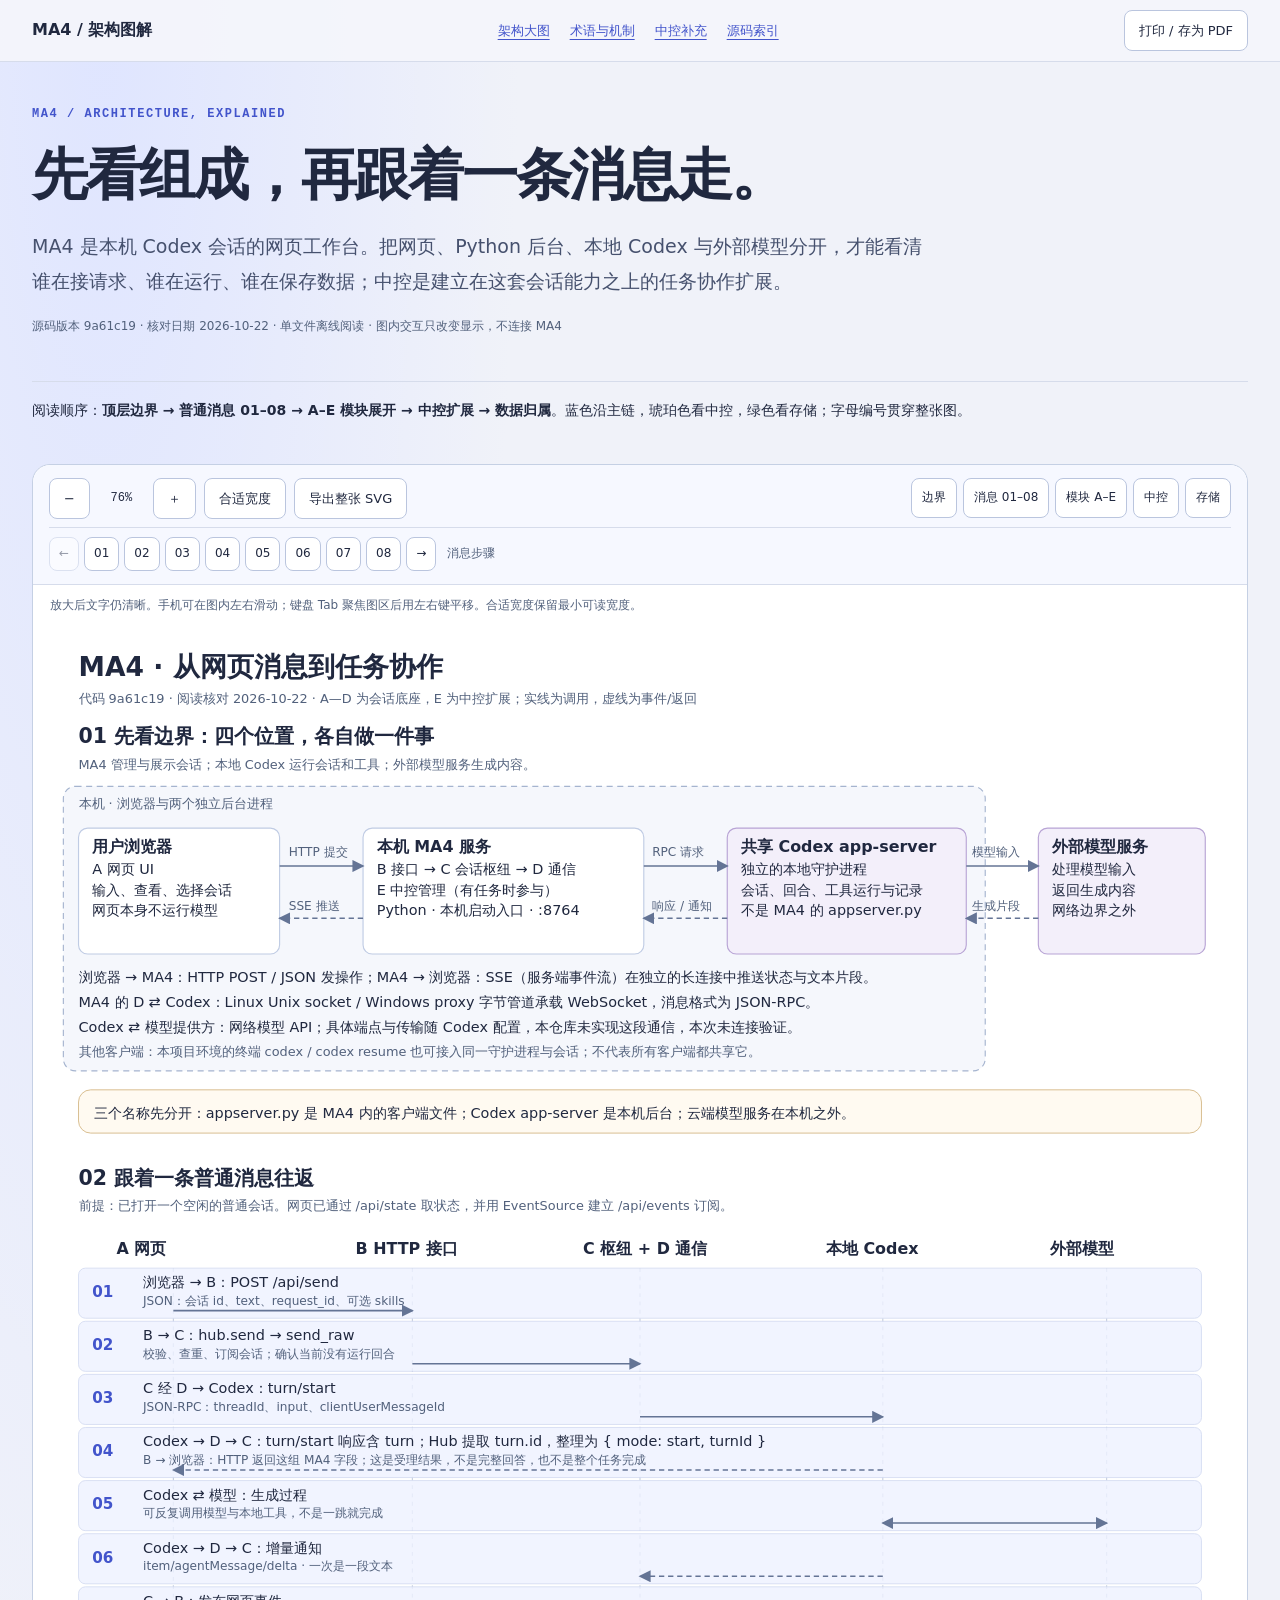
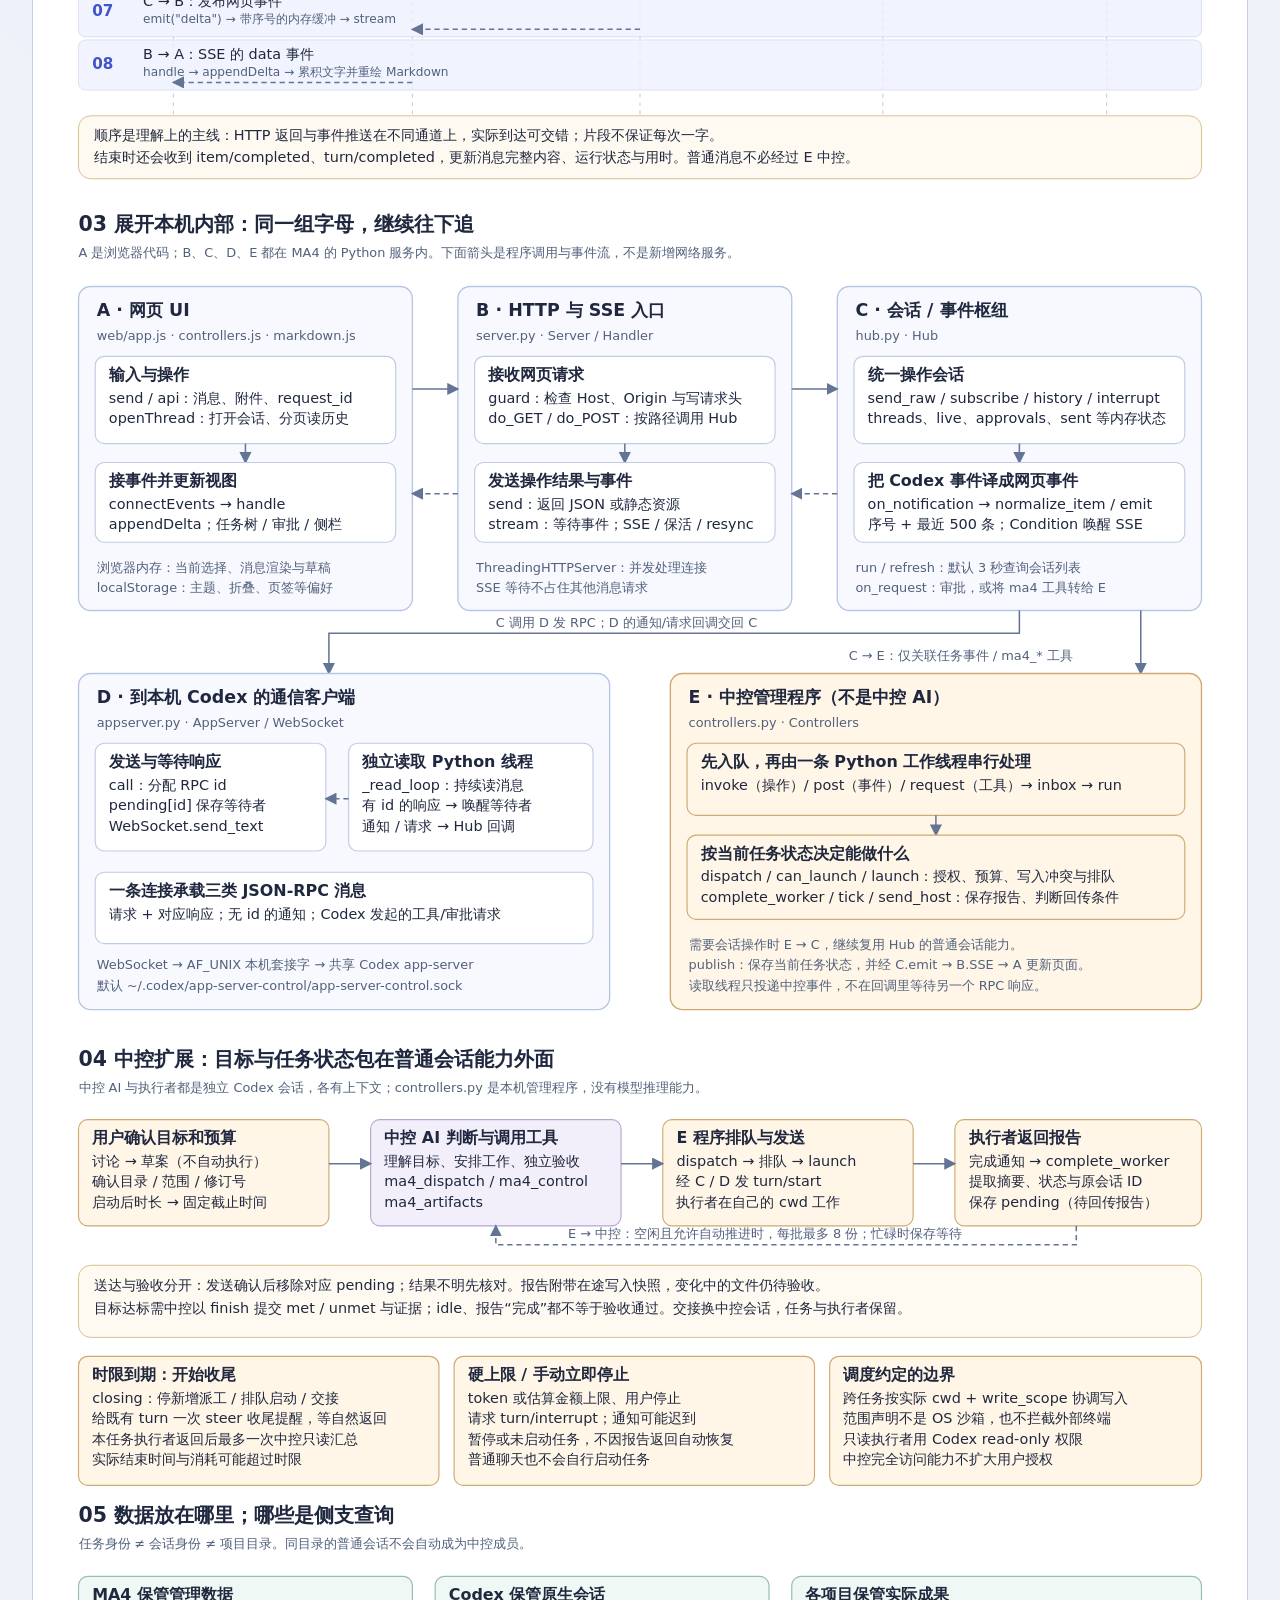
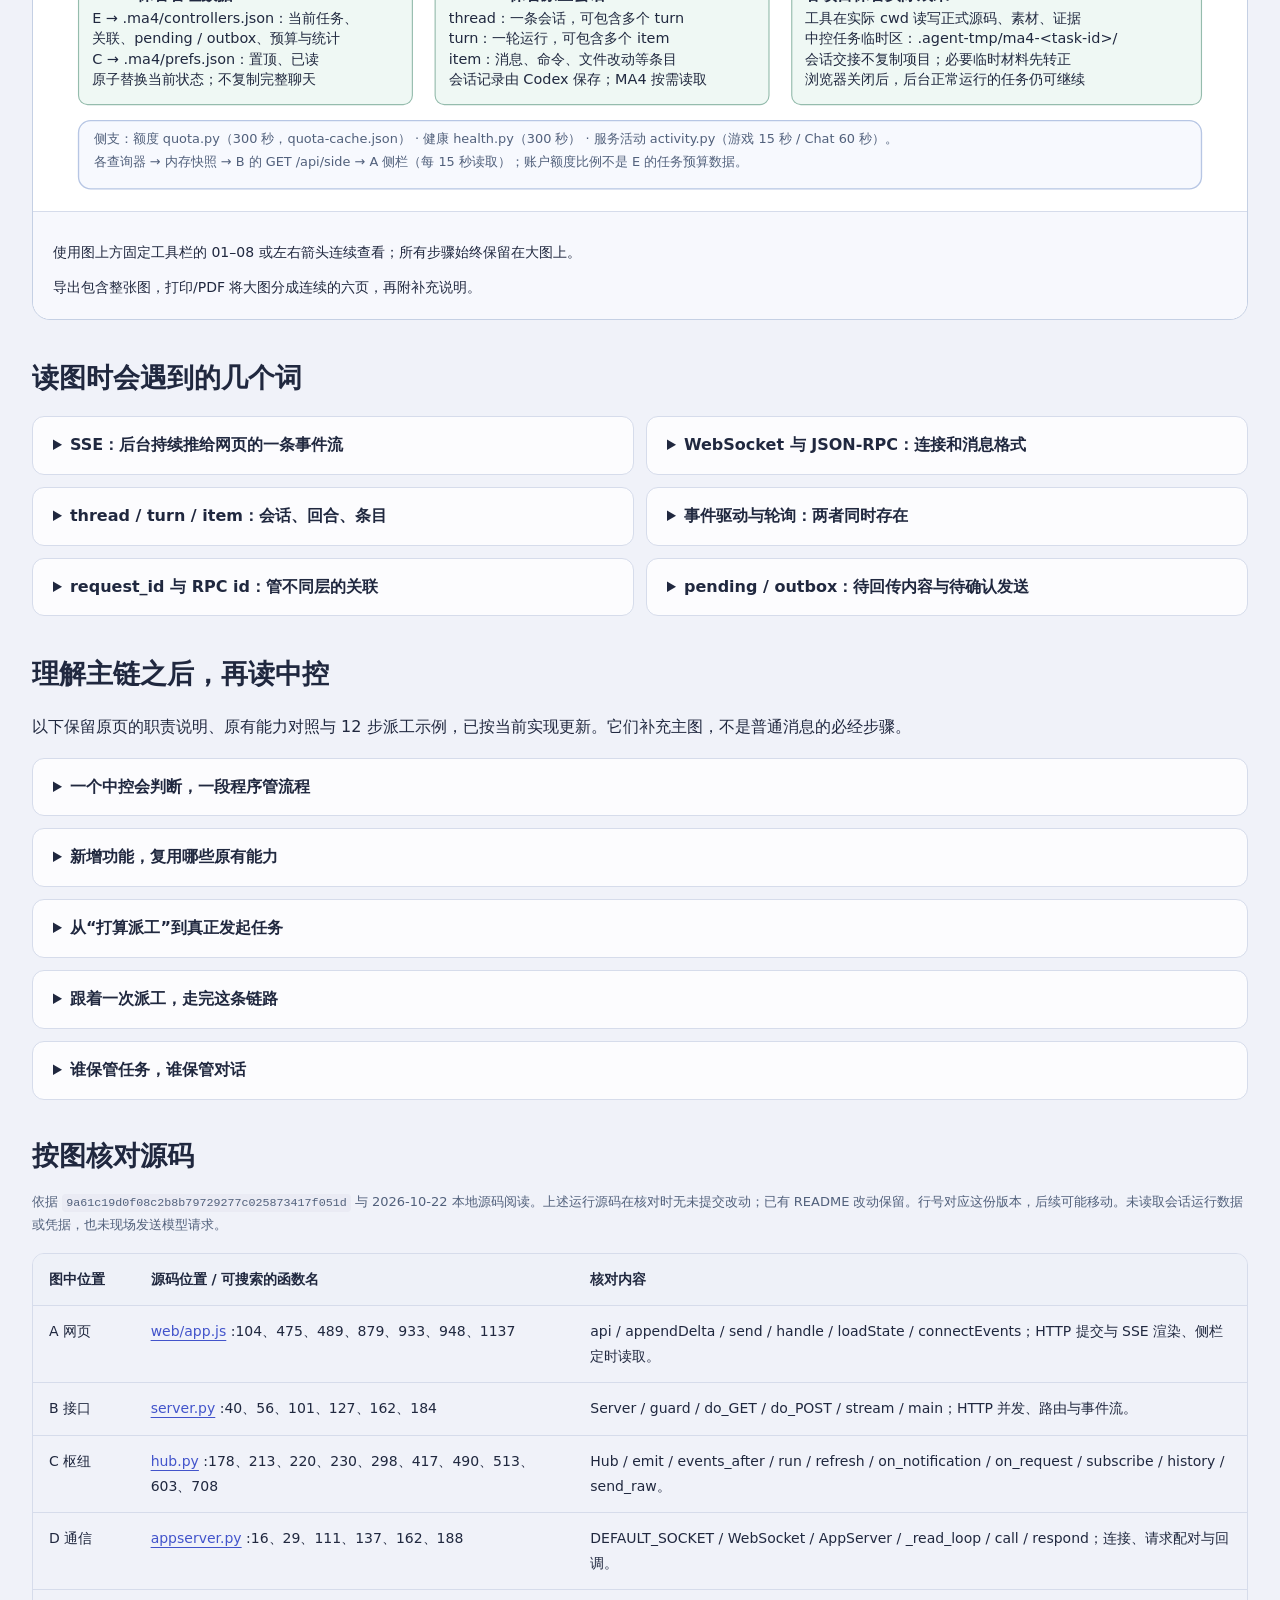
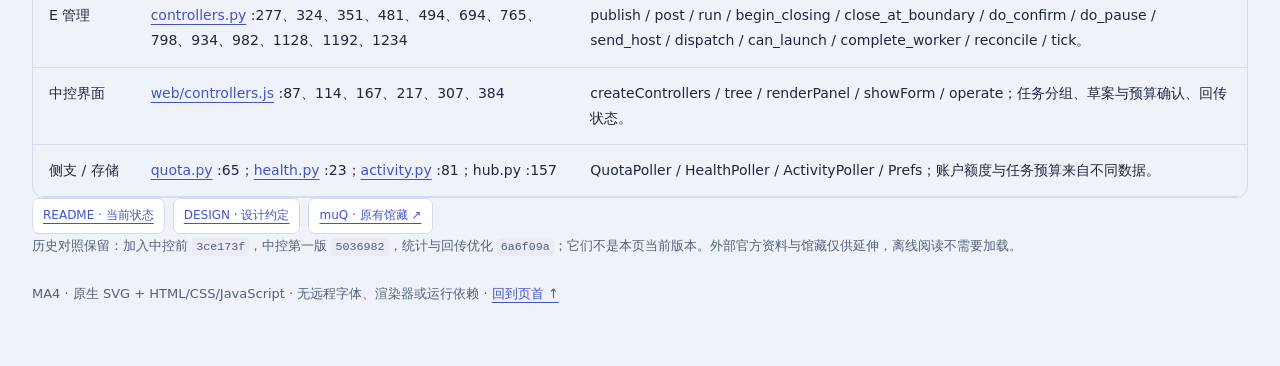
<file: ARCHITECTURE.html>
<!doctype html><html lang="zh-CN"><head><meta charset="utf-8"><meta name="viewport" content="width=device-width,initial-scale=1"><meta name="color-scheme" content="light"><meta name="description" content="以一张连贯架构大图理解 MA4：网页消息、HTTP/SSE、Hub、Codex 通信、中控扩展与数据归属。离线 SVG，可缩放与导出。"><title>看懂 MA4 · 架构大图与消息旅程</title><style>
:root{--bg:#f0f2f9;--ink:#20283f;--muted:#52617c;--line:#d6dceb;--blue:#4254cb;--amber:#8b561b}*{box-sizing:border-box}html{scroll-padding-top:100px}body{margin:0;color:var(--ink);background:radial-gradient(ellipse at 8% 0%,#dfe5ff 0,transparent 25%),var(--bg);font:16px/1.8 system-ui,-apple-system,"Noto Sans CJK SC","Microsoft YaHei",sans-serif}a{color:var(--blue);text-underline-offset:4px}button{font:inherit;cursor:pointer;color:inherit}button:disabled{opacity:.45;cursor:default}a:focus-visible,button:focus-visible,summary:focus-visible,[tabindex]:focus-visible{outline:3px solid #4254cb;outline-offset:3px}[hidden]{display:none!important}h1,h2,h3{line-height:1.35;margin:0 0 16px}h1{font-size:clamp(32px,4.4vw,57px);letter-spacing:-.04em}h2{font-size:27px}h3{font-size:20px}p{margin:0 0 16px}li+li{margin-top:8px}code{font: .9em/1.6 ui-monospace,Consolas,monospace;background:#28375d08;padding:2px 4px;border-radius:4px;overflow-wrap:anywhere}main{max-width:1480px;margin:auto;padding:0 32px 60px;min-width:0}.skip{position:fixed;top:8px;left:15px;z-index:100;background:white;padding:10px;transform:translateY(-200%)}.skip:focus{transform:none}.topbar{position:sticky;top:0;z-index:20;background:#f4f5fbf5;border-bottom:1px solid var(--line)}.topbar-inner{max-width:1480px;margin:auto;padding:10px 32px;display:flex;gap:20px;align-items:center;justify-content:space-between}.brand{font-weight:700;text-decoration:none;color:var(--ink)}.top-links{display:flex;gap:20px;font-size:13px}.btn,.print-btn{border:1px solid #bac5de;border-radius:8px;background:white;padding:8px 14px;font-size:13px;min-height:40px}.primary,[aria-pressed=true]{background:var(--blue);color:white}.hero{padding:45px 0 28px;max-width:1040px}.eyebrow{font:600 12px ui-monospace,monospace;letter-spacing:.13em;color:var(--blue)}.lead{font-size:19px;max-width:900px;color:#46516e}.meta{font-size:12px;color:var(--muted);margin-top:18px}.reading-order{border-top:1px solid var(--line);padding:16px 0 24px;font-size:14px}.map-shell{border:1px solid #c5d0e4;border-radius:18px;background:white;min-width:0}.map-tools{position:sticky;top:61px;z-index:15;background:#f6f8fff7;padding:13px 16px;border-bottom:1px solid var(--line);border-radius:18px 18px 0 0;display:flex;flex-wrap:wrap;align-items:center;gap:8px}.map-nav{display:flex;flex-wrap:wrap;gap:6px;margin-left:auto}.map-nav button{font-size:12px;padding:7px 10px}.zoom-status{font:12px ui-monospace,monospace;width:47px;text-align:center}.map-help{padding:10px 17px;margin:0;font-size:12px;color:var(--muted)}.map-viewport{overflow-x:auto;overflow-y:hidden;width:100%;overscroll-behavior-x:contain;background:white;border-radius:0 0 18px 18px}.map-viewport>svg{display:block;width:100%;min-width:1080px;height:auto;max-width:none}.message-controls{padding:18px 20px;background:#f7f8fd;border-top:1px solid var(--line);border-radius:0 0 18px 18px}.message-buttons{display:flex;gap:5px;flex-wrap:wrap;width:100%;align-items:center;border-top:1px solid var(--line);padding-top:9px}.message-buttons .btn{padding:5px 9px;min-height:34px;font-size:12px}.message-buttons #message-position{font-size:12px;color:var(--muted);margin-left:6px}.message-controls p{font-size:14px;margin:10px 0 0}.section-intro{margin:40px 0 20px}.terms{display:grid;grid-template-columns:1fr 1fr;gap:12px}.terms details,.reading{background:#ffffffc9;border:1px solid var(--line);border-radius:12px;padding:14px 20px}.terms summary,.reading>summary{cursor:pointer;font-weight:650}.terms p{font-size:14px;margin:14px 0 4px}.reading{margin:12px 0}.reading>.chapter{margin:24px 0 10px}.chapter-head{display:flex;gap:16px;margin-bottom:20px}.chapter-number{font-size:12px;color:var(--blue);white-space:nowrap;padding-top:8px}.chapter-head p{color:var(--muted)}.two-columns,.two-channels{display:grid;grid-template-columns:1fr 1fr;gap:18px}.surface{background:white;border:1px solid var(--line);border-radius:14px}.role,.tool-card,.storage{padding:24px}.role-tag{font-size:12px;color:var(--blue)}.program .role-tag{color:var(--amber)}.role-foot,.technical,.source-note{font-size:13px;color:var(--muted)}.callout{border-left:3px solid var(--blue);padding:8px 20px;margin:22px 0}.callout.amber{border-color:#bd8a43}.table-wrap{overflow:auto;border:1px solid var(--line);border-radius:12px}table{width:100%;border-collapse:collapse;font-size:14px;text-align:left}th,td{padding:13px 16px;border-bottom:1px solid var(--line);vertical-align:top}th{background:#eef1f8}.tool-row,.ownership,.boundary{display:grid;grid-template-columns:repeat(3,1fr);gap:15px}.tool-index{font-size:12px;color:var(--blue)}.rpc-chain{display:flex;gap:8px;margin:20px 0;align-items:center}.rpc-chain span{flex:1;padding:12px;background:#edf0f9;border-radius:9px;font-size:13px}.rpc-chain code{display:block}.flow-top{padding:16px}.step-nav{display:flex;gap:6px;flex-wrap:wrap}.step-nav button{width:36px;height:36px;border:1px solid #bdc9e3;border-radius:7px;background:white}.step-nav [aria-current=step]{background:var(--blue);color:white}.flow-body{display:grid;grid-template-columns:220px 1fr}.actors{padding:20px;border-right:1px solid var(--line)}.actor{padding:9px;border-radius:8px;margin-bottom:6px;color:var(--muted);font-size:12px}.actor b{display:block;font-size:14px}.actor.active{background:#edf0ff;color:var(--blue)}.actor.program.active{background:#fff2df;color:var(--amber)}.flow-list{padding:20px 30px 20px 40px;margin:0}.has-js .flow-list{list-style:none;padding:25px;min-height:280px}.flow-controls{display:flex;flex-wrap:wrap;gap:8px;padding:16px;border-top:1px solid var(--line)}.flow-counter{margin-left:auto;font-size:12px}.plain{background:none;border:0;color:var(--blue);text-decoration:underline}.interactive{display:none}.has-js .interactive{display:flex}.flow-stage{font-size:12px;color:var(--blue)}.storage code{display:block;margin-top:12px}.boundary{margin-top:22px}.boundary-number{font-size:12px;color:var(--blue)}.sources{margin-top:38px}.source-links{display:flex;flex-wrap:wrap;gap:8px}.source-links a{border:1px solid var(--line);padding:6px 10px;border-radius:7px;font-size:12px;background:white}.sources p,.footer{font-size:13px;color:var(--muted)}.footer{margin-top:25px}.print-atlas{display:none}#architecture{scroll-margin-top:75px}.source-table td:first-child{white-space:nowrap}.no-script{background:#fff2df;padding:14px;border-radius:8px}
@media(max-width:1000px){.top-links{display:none}.map-tools{top:61px}.map-nav{margin-left:0;width:100%}.tool-row,.ownership{grid-template-columns:1fr}.source-table td:first-child{white-space:normal}}
@media(max-width:600px){main{padding:0 14px 35px}.topbar-inner{padding:10px 14px;gap:8px}.brand{font-size:14px}.print-btn{padding:7px;font-size:12px}.hero{padding:30px 0 12px}.lead{font-size:16px}.reading-order{font-size:13px}.map-tools{padding:10px 8px;gap:6px}.map-tools .btn{padding:7px 9px}.map-nav{gap:5px}.map-nav button{font-size:11px;padding:6px 7px}.message-buttons{gap:4px}.message-buttons .btn{padding:4px 6px;min-width:29px}.message-buttons #message-position{display:none}.terms,.two-columns,.two-channels,.boundary{grid-template-columns:1fr}.terms details,.reading{padding:13px 15px}.chapter-head{gap:8px}.chapter-head h2{font-size:23px}.role,.tool-card,.storage{padding:20px}.flow-body{display:block}.actors{display:grid;grid-template-columns:1fr 1fr;border-right:0;border-bottom:1px solid var(--line);padding:10px}.actor{margin:0}.has-js .flow-list{padding:20px;min-height:360px}.rpc-chain{flex-direction:column;align-items:stretch}.rpc-chain i{text-align:center;transform:rotate(90deg)}.table-wrap table{min-width:600px}.source-table{min-width:0!important}.source-table th,.source-table td{padding:10px 8px;overflow-wrap:anywhere}.chapter-number{display:none}.source-links a{overflow-wrap:anywhere}.zoom-status{width:42px}}
@media print{.edge,.return{marker-end:url(#print-arrow)}path[marker-start]{marker-start:url(#print-arrow)}@page{size:A4 landscape;margin:12mm}body{background:white;font-size:10pt;print-color-adjust:exact;-webkit-print-color-adjust:exact}main{max-width:none;padding:0}.topbar,.skip,.map-shell,.interactive,.reading-order,.section-intro,#glossary,.footer{display:none!important}.hero{padding:0;margin:0 0 8mm;max-width:none}.hero h1{font-size:25pt;margin:0 0 3mm}.hero .lead{font-size:11pt;margin:0}.meta{margin-top:3mm}.print-atlas{display:block}.atlas-page{break-before:page}.atlas-page:first-of-type{break-before:auto}.atlas-page svg{display:block;width:100%;height:auto}.atlas-caption{font-size:10pt;margin:0 0 3mm}.reading{break-inside:auto;padding:4mm;border:0}.reading>summary{font-size:15pt}.reading>.chapter{display:block!important}.flow-body{display:block}.actors,.rpc-chain{display:none}.flow-list,.has-js .flow-list{list-style:decimal;min-height:0;padding:5mm 10mm}.flow-list li[hidden]{display:list-item!important}.flow-list li{break-inside:avoid;margin-bottom:6mm}.table-wrap{overflow:visible}.table-wrap table{min-width:0}.sources{break-before:page}.source-links{display:none}.chapter-head{break-after:avoid}.role,.tool-card,.storage{break-inside:avoid}.chapter{margin-bottom:5mm}}
</style></head><body><a class="skip" href="#content">跳到正文</a><header class="topbar"><div class="topbar-inner"><a class="brand" href="#top">MA4 / 架构图解</a><nav class="top-links" aria-label="章节"><a href="#architecture">架构大图</a><a href="#glossary">术语与机制</a><a href="#reading">中控补充</a><a href="#sources">源码索引</a></nav><button class="print-btn interactive" id="print-page" type="button">打印 / 存为 PDF</button></div></header><main id="content"><div class="hero" id="top"><p class="eyebrow">MA4 / ARCHITECTURE, EXPLAINED</p><h1>先看组成，再跟着一条消息走。</h1><p class="lead">MA4 是本机 Codex 会话的网页工作台。把网页、Python 后台、本地 Codex 与外部模型分开，才能看清谁在接请求、谁在运行、谁在保存数据；中控是建立在这套会话能力之上的任务协作扩展。</p><p class="meta">源码版本 9a61c19 · 核对日期 2026-10-22 · 单文件离线阅读 · 图内交互只改变显示，不连接 MA4</p></div><p class="reading-order">阅读顺序：<strong>顶层边界 → 普通消息 01–08 → A–E 模块展开 → 中控扩展 → 数据归属</strong>。蓝色沿主链，琥珀色看中控，绿色看存储；字母编号贯穿整张图。</p>
<section id="architecture" aria-label="可缩放架构大图"><noscript><p class="no-script">全部架构和补充正文可离线阅读。JavaScript 关闭时可横向滚动图像，使用浏览器缩放和打印；导出与逐步高亮需启用 JavaScript。</p></noscript><div class="map-shell"><div class="map-tools interactive"><button class="btn" id="zoom-out" aria-label="缩小架构图" type="button">−</button><output class="zoom-status" id="zoom-status" aria-live="polite">100%</output><button class="btn" id="zoom-in" aria-label="放大架构图" type="button">＋</button><button class="btn" id="zoom-fit" type="button">合适宽度</button><button class="btn" id="export-svg" type="button">导出整张 SVG</button><nav class="map-nav" aria-label="图内定位"><button class="btn" data-map-target="map-boundary">边界</button><button class="btn" data-map-target="map-message">消息 01–08</button><button class="btn" data-map-target="map-modules">模块 A–E</button><button class="btn" data-map-target="map-controller">中控</button><button class="btn" data-map-target="map-storage">存储</button></nav><div class="message-buttons interactive" aria-label="普通消息逐步演示"><button class="btn step-arrow" type="button" id="message-prev" aria-label="普通消息上一步" title="上一步" disabled>←</button><button class="btn" type="button" data-message-step="1" aria-pressed="false" aria-label="高亮普通消息第 1 步">01</button><button class="btn" type="button" data-message-step="2" aria-pressed="false" aria-label="高亮普通消息第 2 步">02</button><button class="btn" type="button" data-message-step="3" aria-pressed="false" aria-label="高亮普通消息第 3 步">03</button><button class="btn" type="button" data-message-step="4" aria-pressed="false" aria-label="高亮普通消息第 4 步">04</button><button class="btn" type="button" data-message-step="5" aria-pressed="false" aria-label="高亮普通消息第 5 步">05</button><button class="btn" type="button" data-message-step="6" aria-pressed="false" aria-label="高亮普通消息第 6 步">06</button><button class="btn" type="button" data-message-step="7" aria-pressed="false" aria-label="高亮普通消息第 7 步">07</button><button class="btn" type="button" data-message-step="8" aria-pressed="false" aria-label="高亮普通消息第 8 步">08</button><button class="btn step-arrow" type="button" id="message-next" aria-label="普通消息下一步" title="下一步">→</button><span id="message-position" role="status">消息步骤</span></div></div><p class="map-help">放大后文字仍清晰。手机可在图内左右滑动；键盘 Tab 聚焦图区后用左右键平移。合适宽度保留最小可读宽度。</p><div class="map-viewport" id="map-viewport" tabindex="0" role="region" aria-label="完整架构图，可横向滚动"><svg id="architecture-svg" xmlns="http://www.w3.org/2000/svg" width="1600" height="3670" viewBox="0 0 1600 3670" role="img" aria-labelledby="svg-title svg-desc">
<title id="svg-title">MA4 连贯架构大图：边界、普通消息、内部模块、中控扩展与数据归属</title>
<desc id="svg-desc">从上到下阅读。A 网页界面，B HTTP 服务，C 会话事件枢纽，D 本地 Codex 通信客户端，E 中控管理程序。蓝色表示普通会话底座，琥珀色表示中控扩展，绿色表示存储，紫色表示独立的 Codex 运行环境。编号 1 至 8 串起普通消息往返。所有箭头和文字可脱离页面独立阅读。</desc>
<defs><marker id="arrow" markerWidth="8" markerHeight="8" refX="7" refY="4" orient="auto-start-reverse"><path d="M0 0 L8 4 L0 8 Z" fill="#647495"/></marker><marker id="back" markerWidth="8" markerHeight="8" refX="7" refY="4" orient="auto-start-reverse"><path d="M0 0 L8 4 L0 8 Z" fill="#647495"/></marker></defs>
<style>
text{font-family:system-ui,-apple-system,"Noto Sans CJK SC","Microsoft YaHei",sans-serif;fill:#20283f} .title{font-size:35px;font-weight:720}.section{font-size:27px;font-weight:700}.heading{font-size:23px;font-weight:680}.node-title{font-size:21px;font-weight:650}.body{font-size:19px}.small{font-size:17px;fill:#52617c}.tiny{font-size:16px;fill:#52617c}.code{font:17px ui-monospace,Consolas,monospace;fill:#465475}.box{fill:#fff;stroke:#ced6e6;stroke-width:1.5}.panel{fill:#f7f9fe;stroke:#b7c6e4;stroke-width:1.8}.node{fill:#fff;stroke:#c0cce4;stroke-width:1.5}.amber{fill:#fff6e7;stroke:#cfa971}.mint{fill:#eff8f4;stroke:#95bcad}.purple{fill:#f3effa;stroke:#b8a4d5}.boundary{fill:#f5f7fc;stroke:#a5b4cf;stroke-width:1.5;stroke-dasharray:8 6}.edge{fill:none;stroke:#647495;stroke-width:2}.return{fill:none;stroke:#647495;stroke-width:2;stroke-dasharray:7 5}.guide{stroke:#c6cfdf;stroke-width:1.5;stroke-dasharray:5 6}.step-bg{fill:#eef2ff;fill-opacity:.8;stroke:#d0d8ef;stroke-width:1}.step.active .step-bg{fill:#fff0cc;stroke:#a65e0b;stroke-width:3}.step.active text{fill:#5c390e}.step-no{font-size:20px;font-weight:750;fill:#4254cb}.bar{fill:#4254cb}.note{fill:#fffaf1;stroke:#d6b988;stroke-width:1.2}
</style><g id="map-content"><rect width="1600" height="3670" fill="#fff"/>

<text x="60" y="65" class="title"><tspan x="60" dy="0">MA4 · 从网页消息到任务协作</tspan></text>
<text x="60" y="100" class="small"><tspan x="60" dy="0">代码 9a61c19 · 阅读核对 2026-10-22 · A—D 为会话底座，E 为中控扩展；实线为调用，虚线为事件/返回</tspan></text>
<g id="map-boundary">
<text x="60" y="153" class="section"><tspan x="60" dy="0">01 先看边界：四个位置，各自做一件事</tspan></text>
<text x="60" y="187" class="small"><tspan x="60" dy="0">MA4 管理与展示会话；本地 Codex 运行会话和工具；外部模型服务生成内容。</tspan></text>
</g>
<rect x="40" y="210" width="1215" height="375" rx="16" class="boundary"/>
<text x="60" y="238" class="small"><tspan x="60" dy="0">本机 · 浏览器与两个独立后台进程</tspan></text>
<rect x="60" y="265" width="265" height="166" rx="12" class="node blue"/>
<text x="78" y="296" class="node-title"><tspan x="78" dy="0">用户浏览器</tspan></text>
<text x="78" y="326" class="body"><tspan x="78" dy="0">A 网页 UI</tspan><tspan x="78" dy="27">输入、查看、选择会话</tspan><tspan x="78" dy="27">网页本身不运行模型</tspan></text>
<rect x="435" y="265" width="370" height="166" rx="12" class="node blue"/>
<text x="453" y="296" class="node-title"><tspan x="453" dy="0">本机 MA4 服务</tspan></text>
<text x="453" y="326" class="body"><tspan x="453" dy="0">B 接口 → C 会话枢纽 → D 通信</tspan><tspan x="453" dy="27">E 中控管理（有任务时参与）</tspan><tspan x="453" dy="27">Python · 本机启动入口 · :8764</tspan></text>
<rect x="915" y="265" width="315" height="166" rx="12" class="node purple"/>
<text x="933" y="296" class="node-title"><tspan x="933" dy="0">共享 Codex app-server</tspan></text>
<text x="933" y="326" class="body"><tspan x="933" dy="0">独立的本地守护进程</tspan><tspan x="933" dy="27">会话、回合、工具运行与记录</tspan><tspan x="933" dy="27">不是 MA4 的 appserver.py</tspan></text>
<rect x="1325" y="265" width="220" height="166" rx="12" class="node purple"/>
<text x="1343" y="296" class="node-title"><tspan x="1343" dy="0">外部模型服务</tspan></text>
<text x="1343" y="326" class="body"><tspan x="1343" dy="0">处理模型输入</tspan><tspan x="1343" dy="27">返回生成内容</tspan><tspan x="1343" dy="27">网络边界之外</tspan></text>
<path d="M325 315 H435" class="edge" marker-end="url(#arrow)"/>
<text x="337" y="302" class="tiny"><tspan x="337" dy="0">HTTP 提交</tspan></text>
<path d="M435 384 H325" class="return" marker-end="url(#arrow)"/>
<text x="337" y="373" class="tiny"><tspan x="337" dy="0">SSE 推送</tspan></text>
<path d="M805 315 H915" class="edge" marker-end="url(#arrow)"/>
<text x="816" y="302" class="tiny"><tspan x="816" dy="0">RPC 请求</tspan></text>
<path d="M915 384 H805" class="return" marker-end="url(#arrow)"/>
<text x="816" y="373" class="tiny"><tspan x="816" dy="0">响应 / 通知</tspan></text>
<path d="M1230 315 H1325" class="edge" marker-end="url(#arrow)"/>
<text x="1237" y="302" class="tiny"><tspan x="1237" dy="0">模型输入</tspan></text>
<path d="M1325 384 H1230" class="return" marker-end="url(#arrow)"/>
<text x="1237" y="373" class="tiny"><tspan x="1237" dy="0">生成片段</tspan></text>
<text x="60" y="468" class="body"><tspan x="60" dy="0">浏览器 → MA4：HTTP POST / JSON 发操作；MA4 → 浏览器：SSE（服务端事件流）在独立的长连接中推送状态与文本片段。</tspan><tspan x="60" dy="33">MA4 的 D ⇄ Codex：Linux Unix socket / Windows proxy 字节管道承载 WebSocket，消息格式为 JSON-RPC。</tspan><tspan x="60" dy="33">Codex ⇄ 模型提供方：网络模型 API；具体端点与传输随 Codex 配置，本仓库未实现这段通信，本次未连接验证。</tspan></text>
<text x="60" y="565" class="small"><tspan x="60" dy="0">其他客户端：本项目环境的终端 codex / codex resume 也可接入同一守护进程与会话；不代表所有客户端都共享它。</tspan></text>
<rect x="60" y="610" width="1480" height="57" rx="16" class="note"/>
<text x="80" y="647" class="body"><tspan x="80" dy="0">三个名称先分开：appserver.py 是 MA4 内的客户端文件；Codex app-server 是本机后台；云端模型服务在本机之外。</tspan></text>
<g id="map-message">
<text x="60" y="735" class="section"><tspan x="60" dy="0">02 跟着一条普通消息往返</tspan></text>
<text x="60" y="769" class="small"><tspan x="60" dy="0">前提：已打开一个空闲的普通会话。网页已通过 /api/state 取状态，并用 EventSource 建立 /api/events 订阅。</tspan></text>
</g>
<text x="110" y="827" class="node-title"><tspan x="110" dy="0">A 网页</tspan></text>
<path d="M185 845 V1450" class="guide"/>
<text x="425" y="827" class="node-title"><tspan x="425" dy="0">B HTTP 接口</tspan></text>
<path d="M500 845 V1450" class="guide"/>
<text x="725" y="827" class="node-title"><tspan x="725" dy="0">C 枢纽 + D 通信</tspan></text>
<path d="M800 845 V1450" class="guide"/>
<text x="1045" y="827" class="node-title"><tspan x="1045" dy="0">本地 Codex</tspan></text>
<path d="M1120 845 V1450" class="guide"/>
<text x="1340" y="827" class="node-title"><tspan x="1340" dy="0">外部模型</tspan></text>
<path d="M1415 845 V1450" class="guide"/>
<g class="step" id="message-1">
<rect x="60" y="845" width="1480" height="66" rx="9" class="step-bg"/>
<text x="78" y="883" class="step-no"><tspan x="78" dy="0">01</tspan></text>
<path d="M185 901 H500" class="edge" marker-end="url(#arrow)"/>
<text x="145" y="870" class="body"><tspan x="145" dy="0">浏览器 → B：POST /api/send</tspan></text>
<text x="145" y="893" class="tiny"><tspan x="145" dy="0">JSON：会话 id、text、request_id、可选 skills</tspan></text>
</g>
<g class="step" id="message-2">
<rect x="60" y="915" width="1480" height="66" rx="9" class="step-bg"/>
<text x="78" y="953" class="step-no"><tspan x="78" dy="0">02</tspan></text>
<path d="M500 971 H800" class="edge" marker-end="url(#arrow)"/>
<text x="145" y="940" class="body"><tspan x="145" dy="0">B → C：hub.send → send_raw</tspan></text>
<text x="145" y="963" class="tiny"><tspan x="145" dy="0">校验、查重、订阅会话；确认当前没有运行回合</tspan></text>
</g>
<g class="step" id="message-3">
<rect x="60" y="985" width="1480" height="66" rx="9" class="step-bg"/>
<text x="78" y="1023" class="step-no"><tspan x="78" dy="0">03</tspan></text>
<path d="M800 1041 H1120" class="edge" marker-end="url(#arrow)"/>
<text x="145" y="1010" class="body"><tspan x="145" dy="0">C 经 D → Codex：turn/start</tspan></text>
<text x="145" y="1033" class="tiny"><tspan x="145" dy="0">JSON-RPC：threadId、input、clientUserMessageId</tspan></text>
</g>
<g class="step" id="message-4">
<rect x="60" y="1055" width="1480" height="66" rx="9" class="step-bg"/>
<text x="78" y="1093" class="step-no"><tspan x="78" dy="0">04</tspan></text>
<path d="M1120 1111 H185" class="return" marker-end="url(#arrow)"/>
<text x="145" y="1080" class="body"><tspan x="145" dy="0">Codex → D → C：turn/start 响应含 turn；Hub 提取 turn.id，整理为 { mode: start, turnId }</tspan></text>
<text x="145" y="1103" class="tiny"><tspan x="145" dy="0">B → 浏览器：HTTP 返回这组 MA4 字段；这是受理结果，不是完整回答，也不是整个任务完成</tspan></text>
</g>
<g class="step" id="message-5">
<rect x="60" y="1125" width="1480" height="66" rx="9" class="step-bg"/>
<text x="78" y="1163" class="step-no"><tspan x="78" dy="0">05</tspan></text>
<path d="M1120 1181 H1415" class="edge" marker-end="url(#arrow)" marker-start="url(#back)"/>
<text x="145" y="1150" class="body"><tspan x="145" dy="0">Codex ⇄ 模型：生成过程</tspan></text>
<text x="145" y="1173" class="tiny"><tspan x="145" dy="0">可反复调用模型与本地工具，不是一跳就完成</tspan></text>
</g>
<g class="step" id="message-6">
<rect x="60" y="1195" width="1480" height="66" rx="9" class="step-bg"/>
<text x="78" y="1233" class="step-no"><tspan x="78" dy="0">06</tspan></text>
<path d="M1120 1251 H800" class="return" marker-end="url(#arrow)"/>
<text x="145" y="1220" class="body"><tspan x="145" dy="0">Codex → D → C：增量通知</tspan></text>
<text x="145" y="1243" class="tiny"><tspan x="145" dy="0">item/agentMessage/delta · 一次是一段文本</tspan></text>
</g>
<g class="step" id="message-7">
<rect x="60" y="1265" width="1480" height="66" rx="9" class="step-bg"/>
<text x="78" y="1303" class="step-no"><tspan x="78" dy="0">07</tspan></text>
<path d="M800 1321 H500" class="return" marker-end="url(#arrow)"/>
<text x="145" y="1290" class="body"><tspan x="145" dy="0">C → B：发布网页事件</tspan></text>
<text x="145" y="1313" class="tiny"><tspan x="145" dy="0">emit(&quot;delta&quot;) → 带序号的内存缓冲 → stream</tspan></text>
</g>
<g class="step" id="message-8">
<rect x="60" y="1335" width="1480" height="66" rx="9" class="step-bg"/>
<text x="78" y="1373" class="step-no"><tspan x="78" dy="0">08</tspan></text>
<path d="M500 1391 H185" class="return" marker-end="url(#arrow)"/>
<text x="145" y="1360" class="body"><tspan x="145" dy="0">B → A：SSE 的 data 事件</tspan></text>
<text x="145" y="1383" class="tiny"><tspan x="145" dy="0">handle → appendDelta → 累积文字并重绘 Markdown</tspan></text>
</g>
<rect x="60" y="1435" width="1480" height="83" rx="16" class="note"/>
<text x="80" y="1467" class="body"><tspan x="80" dy="0">顺序是理解上的主线：HTTP 返回与事件推送在不同通道上，实际到达可交错；片段不保证每次一字。</tspan><tspan x="80" dy="29">结束时还会收到 item/completed、turn/completed，更新消息完整内容、运行状态与用时。普通消息不必经过 E 中控。</tspan></text>
<g id="map-modules">
<text x="60" y="1587" class="section"><tspan x="60" dy="0">03 展开本机内部：同一组字母，继续往下追</tspan></text>
<text x="60" y="1621" class="small"><tspan x="60" dy="0">A 是浏览器代码；B、C、D、E 都在 MA4 的 Python 服务内。下面箭头是程序调用与事件流，不是新增网络服务。</tspan></text>
</g>
<g id="module-a">
<rect x="60" y="1660" width="440" height="427" rx="16" class="panel blue"/>
<text x="84" y="1699" class="heading"><tspan x="84" dy="0">A · 网页 UI</tspan></text>
<text x="84" y="1730" class="small"><tspan x="84" dy="0">web/app.js · controllers.js · markdown.js</tspan></text>
</g>
<rect x="82" y="1752" width="396" height="115" rx="12" class="node blue"/>
<text x="100" y="1783" class="node-title"><tspan x="100" dy="0">输入与操作</tspan></text>
<text x="100" y="1813" class="body"><tspan x="100" dy="0">send / api：消息、附件、request_id</tspan><tspan x="100" dy="27">openThread：打开会话、分页读历史</tspan></text>
<path d="M280 1867 V1892" class="edge" marker-end="url(#arrow)"/>
<rect x="82" y="1892" width="396" height="105" rx="12" class="node blue"/>
<text x="100" y="1923" class="node-title"><tspan x="100" dy="0">接事件并更新视图</tspan></text>
<text x="100" y="1953" class="body"><tspan x="100" dy="0">connectEvents → handle</tspan><tspan x="100" dy="27">appendDelta；任务树 / 审批 / 侧栏</tspan></text>
<text x="84" y="2036" class="small"><tspan x="84" dy="0">浏览器内存：当前选择、消息渲染与草稿</tspan><tspan x="84" dy="27">localStorage：主题、折叠、页签等偏好</tspan></text>
<g id="module-b">
<rect x="560" y="1660" width="440" height="427" rx="16" class="panel blue"/>
<text x="584" y="1699" class="heading"><tspan x="584" dy="0">B · HTTP 与 SSE 入口</tspan></text>
<text x="584" y="1730" class="small"><tspan x="584" dy="0">server.py · Server / Handler</tspan></text>
</g>
<rect x="582" y="1752" width="396" height="115" rx="12" class="node blue"/>
<text x="600" y="1783" class="node-title"><tspan x="600" dy="0">接收网页请求</tspan></text>
<text x="600" y="1813" class="body"><tspan x="600" dy="0">guard：检查 Host、Origin 与写请求头</tspan><tspan x="600" dy="27">do_GET / do_POST：按路径调用 Hub</tspan></text>
<path d="M780 1867 V1892" class="edge" marker-end="url(#arrow)"/>
<rect x="582" y="1892" width="396" height="105" rx="12" class="node blue"/>
<text x="600" y="1923" class="node-title"><tspan x="600" dy="0">发送操作结果与事件</tspan></text>
<text x="600" y="1953" class="body"><tspan x="600" dy="0">send：返回 JSON 或静态资源</tspan><tspan x="600" dy="27">stream：等待事件；SSE / 保活 / resync</tspan></text>
<text x="584" y="2036" class="small"><tspan x="584" dy="0">ThreadingHTTPServer：并发处理连接</tspan><tspan x="584" dy="27">SSE 等待不占住其他消息请求</tspan></text>
<g id="module-c">
<rect x="1060" y="1660" width="480" height="427" rx="16" class="panel blue"/>
<text x="1084" y="1699" class="heading"><tspan x="1084" dy="0">C · 会话 / 事件枢纽</tspan></text>
<text x="1084" y="1730" class="small"><tspan x="1084" dy="0">hub.py · Hub</tspan></text>
</g>
<rect x="1082" y="1752" width="436" height="115" rx="12" class="node blue"/>
<text x="1100" y="1783" class="node-title"><tspan x="1100" dy="0">统一操作会话</tspan></text>
<text x="1100" y="1813" class="body"><tspan x="1100" dy="0">send_raw / subscribe / history / interrupt</tspan><tspan x="1100" dy="27">threads、live、approvals、sent 等内存状态</tspan></text>
<path d="M1300 1867 V1892" class="edge" marker-end="url(#arrow)"/>
<rect x="1082" y="1892" width="436" height="105" rx="12" class="node blue"/>
<text x="1100" y="1923" class="node-title"><tspan x="1100" dy="0">把 Codex 事件译成网页事件</tspan></text>
<text x="1100" y="1953" class="body"><tspan x="1100" dy="0">on_notification → normalize_item / emit</tspan><tspan x="1100" dy="27">序号 + 最近 500 条；Condition 唤醒 SSE</tspan></text>
<text x="1084" y="2036" class="small"><tspan x="1084" dy="0">run / refresh：默认 3 秒查询会话列表</tspan><tspan x="1084" dy="27">on_request：审批，或将 ma4 工具转给 E</tspan></text>
<path d="M500 1795 H560" class="edge" marker-end="url(#arrow)"/>
<path d="M560 1933 H500" class="return" marker-end="url(#arrow)"/>
<path d="M1000 1795 H1060" class="edge" marker-end="url(#arrow)"/>
<path d="M1060 1933 H1000" class="return" marker-end="url(#arrow)"/>
<path d="M1300 2087 V2117 H390 V2170" class="edge" marker-end="url(#arrow)"/>
<text x="610" y="2109" class="small"><tspan x="610" dy="0">C 调用 D 发 RPC；D 的通知/请求回调交回 C</tspan></text>
<path d="M1460 2087 V2170" class="edge" marker-end="url(#arrow)"/>
<text x="1075" y="2152" class="small"><tspan x="1075" dy="0">C → E：仅关联任务事件 / ma4_* 工具</tspan></text>
<g id="module-d">
<rect x="60" y="2170" width="700" height="443" rx="16" class="panel blue"/>
<text x="84" y="2209" class="heading"><tspan x="84" dy="0">D · 到本机 Codex 的通信客户端</tspan></text>
<text x="84" y="2240" class="small"><tspan x="84" dy="0">appserver.py · AppServer / WebSocket</tspan></text>
</g>
<rect x="82" y="2262" width="304" height="142" rx="12" class="node blue"/>
<text x="100" y="2293" class="node-title"><tspan x="100" dy="0">发送与等待响应</tspan></text>
<text x="100" y="2323" class="body"><tspan x="100" dy="0">call：分配 RPC id</tspan><tspan x="100" dy="27">pending[id] 保存等待者</tspan><tspan x="100" dy="27">WebSocket.send_text</tspan></text>
<rect x="416" y="2262" width="322" height="142" rx="12" class="node blue"/>
<text x="434" y="2293" class="node-title"><tspan x="434" dy="0">独立读取 Python 线程</tspan></text>
<text x="434" y="2323" class="body"><tspan x="434" dy="0">_read_loop：持续读消息</tspan><tspan x="434" dy="27">有 id 的响应 → 唤醒等待者</tspan><tspan x="434" dy="27">通知 / 请求 → Hub 回调</tspan></text>
<path d="M416 2335 H386" class="return" marker-end="url(#arrow)"/>
<rect x="82" y="2432" width="656" height="94" rx="12" class="node blue"/>
<text x="100" y="2463" class="node-title"><tspan x="100" dy="0">一条连接承载三类 JSON-RPC 消息</tspan></text>
<text x="100" y="2493" class="body"><tspan x="100" dy="0">请求 + 对应响应；无 id 的通知；Codex 发起的工具/审批请求</tspan></text>
<text x="84" y="2560" class="small"><tspan x="84" dy="0">WebSocket → AF_UNIX 本机套接字 → 共享 Codex app-server</tspan><tspan x="84" dy="27">默认 ~/.codex/app-server-control/app-server-control.sock</tspan></text>
<g id="module-e">
<rect x="840" y="2170" width="700" height="443" rx="16" class="panel amber"/>
<text x="864" y="2209" class="heading"><tspan x="864" dy="0">E · 中控管理程序（不是中控 AI）</tspan></text>
<text x="864" y="2240" class="small"><tspan x="864" dy="0">controllers.py · Controllers</tspan></text>
</g>
<rect x="862" y="2262" width="656" height="95" rx="12" class="node amber"/>
<text x="880" y="2293" class="node-title"><tspan x="880" dy="0">先入队，再由一条 Python 工作线程串行处理</tspan></text>
<text x="880" y="2323" class="body"><tspan x="880" dy="0">invoke（操作）/ post（事件）/ request（工具）→ inbox → run</tspan></text>
<path d="M1190 2357 V2383" class="edge" marker-end="url(#arrow)"/>
<rect x="862" y="2383" width="656" height="111" rx="12" class="node amber"/>
<text x="880" y="2414" class="node-title"><tspan x="880" dy="0">按当前任务状态决定能做什么</tspan></text>
<text x="880" y="2444" class="body"><tspan x="880" dy="0">dispatch / can_launch / launch：授权、预算、写入冲突与排队</tspan><tspan x="880" dy="27">complete_worker / tick / send_host：保存报告、判断回传条件</tspan></text>
<text x="864" y="2533" class="small"><tspan x="864" dy="0">需要会话操作时 E → C，继续复用 Hub 的普通会话能力。</tspan><tspan x="864" dy="27">publish：保存当前任务状态，并经 C.emit → B.SSE → A 更新页面。</tspan><tspan x="864" dy="27">读取线程只投递中控事件，不在回调里等待另一个 RPC 响应。</tspan></text>
<g id="map-controller">
<text x="60" y="2687" class="section"><tspan x="60" dy="0">04 中控扩展：目标与任务状态包在普通会话能力外面</tspan></text>
<text x="60" y="2721" class="small"><tspan x="60" dy="0">中控 AI 与执行者都是独立 Codex 会话，各有上下文；controllers.py 是本机管理程序，没有模型推理能力。</tspan></text>
</g>
<rect x="60" y="2758" width="330" height="140" rx="12" class="node amber"/>
<text x="78" y="2789" class="node-title"><tspan x="78" dy="0">用户确认目标和预算</tspan></text>
<text x="78" y="2819" class="body"><tspan x="78" dy="0">讨论 → 草案（不自动执行）</tspan><tspan x="78" dy="27">确认目录 / 范围 / 修订号</tspan><tspan x="78" dy="27">启动后时长 → 固定截止时间</tspan></text>
<rect x="445" y="2758" width="330" height="140" rx="12" class="node purple"/>
<text x="463" y="2789" class="node-title"><tspan x="463" dy="0">中控 AI 判断与调用工具</tspan></text>
<text x="463" y="2819" class="body"><tspan x="463" dy="0">理解目标、安排工作、独立验收</tspan><tspan x="463" dy="27">ma4_dispatch / ma4_control</tspan><tspan x="463" dy="27">ma4_artifacts</tspan></text>
<rect x="830" y="2758" width="330" height="140" rx="12" class="node amber"/>
<text x="848" y="2789" class="node-title"><tspan x="848" dy="0">E 程序排队与发送</tspan></text>
<text x="848" y="2819" class="body"><tspan x="848" dy="0">dispatch → 排队 → launch</tspan><tspan x="848" dy="27">经 C / D 发 turn/start</tspan><tspan x="848" dy="27">执行者在自己的 cwd 工作</tspan></text>
<rect x="1215" y="2758" width="325" height="140" rx="12" class="node amber"/>
<text x="1233" y="2789" class="node-title"><tspan x="1233" dy="0">执行者返回报告</tspan></text>
<text x="1233" y="2819" class="body"><tspan x="1233" dy="0">完成通知 → complete_worker</tspan><tspan x="1233" dy="27">提取摘要、状态与原会话 ID</tspan><tspan x="1233" dy="27">保存 pending（待回传报告）</tspan></text>
<path d="M390 2816 H445" class="edge" marker-end="url(#arrow)"/>
<path d="M775 2816 H830" class="edge" marker-end="url(#arrow)"/>
<path d="M1160 2816 H1215" class="edge" marker-end="url(#arrow)"/>
<path d="M1375 2898 V2923 H610 V2898" class="return" marker-end="url(#arrow)"/>
<text x="705" y="2914" class="small"><tspan x="705" dy="0">E → 中控：空闲且允许自动推进时，每批最多 8 份；忙碌时保存等待</tspan></text>
<rect x="60" y="2950" width="1480" height="95" rx="16" class="note"/>
<text x="80" y="2982" class="body"><tspan x="80" dy="0">送达与验收分开：发送确认后移除对应 pending；结果不明先核对。报告附带在途写入快照，变化中的文件仍待验收。</tspan><tspan x="80" dy="31">目标达标需中控以 finish 提交 met / unmet 与证据；idle、报告“完成”都不等于验收通过。交接换中控会话，任务与执行者保留。</tspan></text>
<rect x="60" y="3070" width="475" height="170" rx="12" class="node amber"/>
<text x="78" y="3101" class="node-title"><tspan x="78" dy="0">时限到期：开始收尾</tspan></text>
<text x="78" y="3131" class="body"><tspan x="78" dy="0">closing：停新增派工 / 排队启动 / 交接</tspan><tspan x="78" dy="27">给既有 turn 一次 steer 收尾提醒，等自然返回</tspan><tspan x="78" dy="27">本任务执行者返回后最多一次中控只读汇总</tspan><tspan x="78" dy="27">实际结束时间与消耗可能超过时限</tspan></text>
<rect x="555" y="3070" width="475" height="170" rx="12" class="node amber"/>
<text x="573" y="3101" class="node-title"><tspan x="573" dy="0">硬上限 / 手动立即停止</tspan></text>
<text x="573" y="3131" class="body"><tspan x="573" dy="0">token 或估算金额上限、用户停止</tspan><tspan x="573" dy="27">请求 turn/interrupt；通知可能迟到</tspan><tspan x="573" dy="27">暂停或未启动任务，不因报告返回自动恢复</tspan><tspan x="573" dy="27">普通聊天也不会自行启动任务</tspan></text>
<rect x="1050" y="3070" width="490" height="170" rx="12" class="node amber"/>
<text x="1068" y="3101" class="node-title"><tspan x="1068" dy="0">调度约定的边界</tspan></text>
<text x="1068" y="3131" class="body"><tspan x="1068" dy="0">跨任务按实际 cwd + write_scope 协调写入</tspan><tspan x="1068" dy="27">范围声明不是 OS 沙箱，也不拦截外部终端</tspan><tspan x="1068" dy="27">只读执行者用 Codex read-only 权限</tspan><tspan x="1068" dy="27">中控完全访问能力不扩大用户授权</tspan></text>
<g id="map-storage">
<text x="60" y="3288" class="section"><tspan x="60" dy="0">05 数据放在哪里；哪些是侧支查询</tspan></text>
<text x="60" y="3322" class="small"><tspan x="60" dy="0">任务身份 ≠ 会话身份 ≠ 项目目录。同目录的普通会话不会自动成为中控成员。</tspan></text>
</g>
<rect x="60" y="3360" width="440" height="169" rx="12" class="node mint"/>
<text x="78" y="3391" class="node-title"><tspan x="78" dy="0">MA4 保管管理数据</tspan></text>
<text x="78" y="3421" class="body"><tspan x="78" dy="0">E → .ma4/controllers.json：当前任务、</tspan><tspan x="78" dy="27">关联、pending / outbox、预算与统计</tspan><tspan x="78" dy="27">C → .ma4/prefs.json：置顶、已读</tspan><tspan x="78" dy="27">原子替换当前状态；不复制完整聊天</tspan></text>
<rect x="530" y="3360" width="440" height="169" rx="12" class="node mint"/>
<text x="548" y="3391" class="node-title"><tspan x="548" dy="0">Codex 保管原生会话</tspan></text>
<text x="548" y="3421" class="body"><tspan x="548" dy="0">thread：一条会话，可包含多个 turn</tspan><tspan x="548" dy="27">turn：一轮运行，可包含多个 item</tspan><tspan x="548" dy="27">item：消息、命令、文件改动等条目</tspan><tspan x="548" dy="27">会话记录由 Codex 保存；MA4 按需读取</tspan></text>
<rect x="1000" y="3360" width="540" height="169" rx="12" class="node mint"/>
<text x="1018" y="3391" class="node-title"><tspan x="1018" dy="0">各项目保管实际成果</tspan></text>
<text x="1018" y="3421" class="body"><tspan x="1018" dy="0">工具在实际 cwd 读写正式源码、素材、证据</tspan><tspan x="1018" dy="27">中控任务临时区：.agent-tmp/ma4-&lt;task-id&gt;/</tspan><tspan x="1018" dy="27">会话交接不复制项目；必要临时材料先转正</tspan><tspan x="1018" dy="27">浏览器关闭后，后台正常运行的任务仍可继续</tspan></text>
<rect x="60" y="3550" width="1480" height="90" rx="16" class="panel"/>
<text x="80" y="3580" class="small"><tspan x="80" dy="0">侧支：额度 quota.py（300 秒，quota-cache.json） · 健康 health.py（300 秒） · 服务活动 activity.py（游戏 15 秒 / Chat 60 秒）。</tspan><tspan x="80" dy="30">各查询器 → 内存快照 → B 的 GET /api/side → A 侧栏（每 15 秒读取）；账户额度比例不是 E 的任务预算数据。</tspan></text>
</g></svg></div><div class="message-controls"><p id="message-explanation" role="status">使用图上方固定工具栏的 01–08 或左右箭头连续查看；所有步骤始终保留在大图上。</p><p id="export-status" role="status">导出包含整张图，打印/PDF 将大图分成连续的六页，再附补充说明。</p></div></div></section><div class="print-atlas" aria-hidden="true"><svg xmlns="http://www.w3.org/2000/svg" width="0" height="0" style="position:absolute" aria-hidden="true"><defs><marker id="print-arrow" markerWidth="8" markerHeight="8" refX="7" refY="4" orient="auto-start-reverse"><path d="M0 0 L8 4 L0 8 Z" fill="#647495"/></marker></defs></svg><div class="atlas-page"><p class="atlas-caption">1 / 6 · 顶层边界</p><svg xmlns="http://www.w3.org/2000/svg" viewBox="0 0 1600 690"><use href="#map-content"/></svg></div><div class="atlas-page"><p class="atlas-caption">2 / 6 · 一条普通消息</p><svg xmlns="http://www.w3.org/2000/svg" viewBox="0 700 1600 840"><use href="#map-content"/></svg></div><div class="atlas-page"><p class="atlas-caption">3 / 6 · 网页、接口与枢纽</p><svg xmlns="http://www.w3.org/2000/svg" viewBox="0 1555 1600 560"><use href="#map-content"/></svg></div><div class="atlas-page"><p class="atlas-caption">4 / 6 · 通信客户端与中控管理</p><svg xmlns="http://www.w3.org/2000/svg" viewBox="0 2090 1600 550"><use href="#map-content"/></svg></div><div class="atlas-page"><p class="atlas-caption">5 / 6 · 中控扩展</p><svg xmlns="http://www.w3.org/2000/svg" viewBox="0 2655 1600 610"><use href="#map-content"/></svg></div><div class="atlas-page"><p class="atlas-caption">6 / 6 · 数据归属与侧支</p><svg xmlns="http://www.w3.org/2000/svg" viewBox="0 3250 1600 420"><use href="#map-content"/></svg></div></div><section id="glossary"><h2 class="section-intro">读图时会遇到的几个词</h2><div class="terms">
<details><summary>SSE：后台持续推给网页的一条事件流</summary><p>浏览器用 <code>EventSource</code> 发起 HTTP GET，后台保持响应连接，用 <code>text/event-stream</code> 连续写入事件。它是服务端到浏览器的单向推送；用户发消息仍走单独的 POST。Hub 为事件编号并保留最近 500 条；序号过旧时发 <code>resync</code>，网页重取状态。代码有重连与补状态路径，但这里不承诺事件永不丢失，也未实测断线恢复。</p></details>
<details><summary>WebSocket 与 JSON-RPC：连接和消息格式</summary><p>WebSocket 是双向、持续的消息连接；本项目在 Linux 使用 Unix socket，在 Windows 使用 Codex proxy 字节管道，也支持显式本机 TCP，连接本机 Codex，不是浏览器直连模型。JSON-RPC 是连接里面的“调用约定”：<code>method</code> 是方法名，<code>params</code> 是参数，<code>id</code> 将请求与响应配对；通知没有请求 id。两者分别解决“怎样传”和“传的是什么”。</p></details>
<details><summary>thread / turn / item：会话、回合、条目</summary><p><code>thread</code> 是可继续对话的一条 Codex 会话；<code>turn</code> 是一轮运行，从开始到完成，可经历多个模型调用与工具调用；<code>item</code> 是这一轮里的消息、命令或文件改动条目。任务另外有 task ID。图中的 Python <code>threading.Thread</code> 是进程内的执行线程，不是 AI 会话，也不意味着一个会话独占一个 Python 线程。</p></details>
<details><summary>事件驱动与轮询：两者同时存在</summary><p>文字增量和完成通知到来后触发处理；中控不需要让模型循环问进度。但 Hub 默认每 3 秒刷新会话列表；Controllers 的队列空闲等待最多 0.5 秒，处理后调用 <code>tick</code>，并每 15 秒核对相关回合。侧栏也定时查询。SSE 的 20 秒保活是维持连接，不是每 20 秒才显示一批文字。</p></details>
<details><summary>request_id 与 RPC id：管不同层的关联</summary><p>网页为发送生成 <code>request_id</code>，Hub 用内存中的 <code>sent</code> 缓存最近受理结果，并将它作为 <code>clientUserMessageId</code> 传入 Codex。通信层另分配 RPC <code>id</code> 来匹配请求/响应；它们不等于 thread ID 或 turn ID。中控还会把发送标记写进任务状态与消息，以便恢复核对。普通发送缓存不持久化，不能由此宣称跨重启“恰好一次”。</p></details>
<details><summary>pending / outbox：待回传内容与待确认发送</summary><p><code>pending</code> 保存执行者已经结束但尚未交给中控的报告；<code>outbox</code> 保存一项已经准备发送、结果仍待确认的操作。它们在当前任务状态文件中，作用不同。报告送达无需等待所有目录停止写入；中控只能对稳定的文件作验收。暂停、断线、恢复核对或硬预算限制都可能让报告继续保留。</p></details>
</div></section><section id="reading"><h2 class="section-intro">理解主链之后，再读中控</h2><p>以下保留原页的职责说明、原有能力对照与 12 步派工示例，已按当前实现更新。它们补充主图，不是普通消息的必经步骤。</p><details class="reading"><summary>一个中控会判断，一段程序管流程</summary>    <section class="chapter" id="roles">
      <div class="chapter-head"><span class="chapter-number">补充</span><div><h2>一个中控会判断，一段程序管流程</h2><p>页面里的“中控会话”和代码里的 Controllers 各自承担不同职责。</p></div></div>
      <div class="two-columns">
        <article class="surface role"><span class="role-tag">AI · 中控会话</span><h3>对目标与验收负责</h3><p>收到消息后运行一轮模型，理解要求、分配工作，独立检查实际产物。</p><ul><li>决定先做什么、派给谁。</li><li>比较实际成果与完整目标。</li><li>决定返工、暂停、交接或结束。</li></ul><p class="role-foot">任务判断依赖模型能力与实际证据。</p></article>
        <article class="surface role program"><span class="role-tag">程序 · controllers.py</span><h3>管理状态与推进条件</h3><p>接收事件并按规则处理，保存任务关系、预算、队列和结果。</p><ul><li>允许时启动执行会话，协调写入。</li><li>接收完成通知，把报告交回中控。</li><li>检查时限与用量，记录结束数字。</li></ul><p class="role-foot">运行在原有服务里，不需要模型代为轮询。</p></article>
      </div>
      <div class="callout amber"><p><strong>一轮回答结束后，任务仍然可以继续。</strong>中控派工后结束当前回合，程序等执行结果到达，再发起中控的下一轮。模型不用持续说“我再看看进度”。这叫<strong>事件驱动</strong>：完成通知、用量变化和用户操作会触发后续处理；程序仍有定时预算检查与每 15 秒的相关回合核对。</p></div>
      <p class="source-note">Controllers 有自己的串行事件处理线程。WebSocket 读取线程只投递事件，不在回调里同步等待另一条 RPC，避免互相卡住。这里的“程序线程”和 Codex 的“会话 thread”是两个概念。</p>
    </section></details>
<details class="reading"><summary>新增功能，复用哪些原有能力</summary>    <section class="chapter" id="reuse">
      <div class="chapter-head"><span class="chapter-number">补充</span><div><h2>新增功能，复用哪些原有能力</h2><p>核心变化集中在 controllers.py 和任务界面；原有组件增加连接点，继续承担各自职责。</p></div></div>
      <div class="table-wrap" tabindex="0" role="region" aria-label="原有能力与中控用途对照表，可横向滚动"><table><thead><tr><th>原有能力</th><th>中控如何复用</th><th>代码连接点</th></tr></thead><tbody>
        <tr><td>新建会话</td><td>创建中控和执行者；增加角色说明、权限和动态工具参数。</td><td><code>Hub.new_thread</code><br><code>thread/start</code></td></tr>
        <tr><td>发送与插话</td><td>启动任务、发送具体派工要求、把报告交回中控。</td><td><code>Hub.send_raw</code><br><code>turn/start · turn/steer</code></td></tr>
        <tr><td>订阅运行事件</td><td>由“显示已结束”扩展为“提取结果、更新统计、安排下一步”。</td><td><code>Hub.on_notification</code><br><code>Controllers.event</code></td></tr>
        <tr><td>读取历史</td><td>完成事件缺少正文时读取对应回合；重连后核对是否已经发送或结束。</td><td><code>Hub.history</code><br><code>Controllers.reconcile</code></td></tr>
        <tr><td>中断回合</td><td>用户立即停止或达到 token / 金额硬上限时请求中断；时限到期先进入收尾。</td><td><code>Hub.interrupt</code><br><code>turn/interrupt</code></td></tr>
        <tr><td>网页事件流</td><td>任务树、状态和统计仍经原有 SSE 更新，无需再开一套连接。</td><td><code>Hub.emit</code><br><code>/api/events</code></td></tr>
      </tbody></table></div>
      <div class="callout"><p><strong>账户额度栏和任务预算使用不同数据。</strong><code>quota.py</code> 查询账户层面的额度；中控统计接收关联会话的 token 用量通知。任务预算不会读取侧栏百分比来决定是否停止。恢复时可有限读取相关原生日志尾部补累计值，无法归属到轮次的用量明确标注。</p></div>
    </section></details>
<details class="reading"><summary>从“打算派工”到真正发起任务</summary>    <section class="chapter" id="tools">
      <div class="chapter-head"><span class="chapter-number">补充</span><div><h2>从“打算派工”到真正发起任务</h2><p>创建中控会话时，MA4 注册三个动态工具。模型发起调用后，本地程序执行相应动作并返回结果。</p></div></div>
      <div class="tool-row">
        <article class="surface tool-card"><div class="tool-index">TOOL / 01</div><h3>ma4_dispatch</h3><p>创建或复用执行会话，登记具体任务、读写权限和项目相对写入范围，加入队列。</p></article>
        <article class="surface tool-card"><div class="tool-index">TOOL / 02</div><h3>ma4_control</h3><p>查看任务、交还等待、暂停、结束或交接。结束时提交达标/未达标结论与证据。</p></article>
        <article class="surface tool-card"><div class="tool-index">TOOL / 03</div><h3>ma4_artifacts</h3><p>检查临时材料，登记保留理由，清理明确属于本任务且已无依赖的精确路径。</p></article>
      </div>
      <div class="rpc-chain" aria-label="工具调用链"><span>中控模型<code>调用工具</code></span><i aria-hidden="true">→</i><span>Codex<code>item/tool/call</code></span><i aria-hidden="true">→</i><span>通信客户端<code>appserver.py</code></span><i aria-hidden="true">→</i><span>Hub 转接<code>on_request</code></span><i aria-hidden="true">→</i><span>运行控制<code>tool_call</code></span></div>
      <p>模型在聊天中写“我准备派工”，只是文字；调用 <code>ma4_dispatch</code> 才会让程序登记和安排执行。工具请求会带上会话身份，程序只接受本任务当前中控的调用。返回结果沿原连接送回模型。</p>
      <p class="source-note">动态工具通过 <code>thread/start</code> 的 <code>dynamicTools</code> 注册。<a href="https://learn.chatgpt.com/docs/app-server#dynamic-tool-calls-experimental" target="_blank" rel="noopener noreferrer">OpenAI 官方说明</a>将此接口标为 experimental；升级 Codex 时需要核对协议兼容性。</p>
    </section></details>
<details class="reading"><summary>跟着一次派工，走完这条链路</summary>    <section class="chapter" id="workflow">
      <div class="chapter-head"><span class="chapter-number">补充</span><div><h2>跟着一次派工，走完这条链路</h2><p>以“先做一段角色代表动作样板”为例。点击步骤只切换说明，不会连接 MA4 或启动任务。通信细节沿用上面的主链。</p></div></div>
      <div class="surface workflow">
        <div class="flow-top interactive"><div class="step-nav" id="step-nav" role="group" aria-label="选择派工流程步骤"></div></div>
        <div class="flow-body">
          <div class="actors" aria-label="当前参与者"><div class="actor" data-actor="user"><b>你</b><small>目标、授权与关键确认</small></div><div class="actor program" data-actor="program"><b>MA4 程序</b><small>控制运行与保存状态</small></div><div class="actor" data-actor="host"><b>中控会话</b><small>判断、派工与验收</small></div><div class="actor" data-actor="worker"><b>执行会话</b><small>完成具体工作</small></div><div class="actor files" data-actor="files"><b>项目文件与实际成果</b><small>源码、素材、运行证据</small></div></div>
          <ol class="flow-list" id="flow-list" aria-label="完整派工流程">
            <li data-actors="user program" data-short="创建任务"><span class="flow-stage">01 / 创建</span><h3>先填项目、名称和时限</h3><p>时限由你填写，单位 min，经费默认不限。初步想法可留空；填写后会作为第一条讨论消息发给中控。MA4 保存任务和预算，此时不启动自动执行。</p><p class="technical">创建空白中控不调用模型；填写想法或开始聊天会产生模型消耗，执行时限尚未开始。</p></li>
            <li data-actors="program host" data-short="建立中控"><span class="flow-stage">02 / 配置</span><h3>程序建立中控会话</h3><p>通过 Hub 新建 Codex 会话，配置中控角色说明、完全访问与从不审批权限，以及三个动态工具，并把会话 ID 关联到任务。</p><p class="technical"><code>new_host → Hub.new_thread → thread/start</code><br>这是带有专门配置的 Codex 会话，仍由原有后台运行。</p></li>
            <li data-actors="user program host" data-short="确认启动"><span class="flow-stage">03 / 讨论与启动</span><h3>商讨草案，确认后再执行</h3><p>你直接与中控讨论，由它整理目标、范围和验收草案。页面对照显示当前正式目标与新草案；你确认完整目标和预算并点击启动后，程序才开启自动推进。</p><p class="technical">草案和正式目标分开保存，普通讨论不恢复任务。创建时填写的启动后时长在首次启动时换算为固定截止时间；暂停、续接、交接和重启不顺延截止时间。消息区区分用户、自动通知与执行者回报，附带的任务信息可展开查看。</p></li>
            <li data-actors="host program" data-short="调用派工"><span class="flow-stage">04 / 决策</span><h3>中控安排代表动作样板</h3><p>中控判断优先级后调用 <code>ma4_dispatch</code>，提供具体要求、读写权限和写入范围。程序返回“已排队”。</p><p class="technical">执行者不会自动拥有中控的完整上下文。它收到的是这次明确写出的任务，以及权限和材料说明。</p></li>
            <li data-actors="host program" data-short="等待条件"><span class="flow-stage">05 / 排队</span><h3>中控结束本轮，程序接着管理</h3><p>中控结束当前回合。程序检查预算、项目写入冲突和运行状态，条件允许后再启动执行者。</p><p class="technical">等待由程序处理，模型不需要循环查询。省略 write_scope 时继承已确认目录的授权范围；显式空数组代表整个目录，须已有相应授权。明确不重叠的范围可以并行。</p></li>
            <li data-actors="program worker" data-short="发送工作"><span class="flow-stage">06 / 执行入口</span><h3>具体任务发给执行会话</h3><p>程序经原有消息链路发送指令，附上读写范围、任务临时目录和交付要求。执行者开始一轮工作。</p><p class="technical"><code>launch → Hub.send_raw → turn/start</code><br>同一个执行会话可以在后续轮次继续使用。</p></li>
            <li data-actors="worker files" data-short="制作成果"><span class="flow-stage">07 / 制作</span><h3>执行者完成修改与验证</h3><p>素材和源码直接进入所属项目，临时材料放在任务目录。执行者核对结果，最后报告成果路径、验证、失败项及材料去向。</p><p class="technical">主要制作和修改交给执行者。中控具备完全访问能力，但聚焦统筹和独立检查；必要的少量辅助修改需避开执行者正在修改的文件。</p></li>
            <li data-actors="worker program" data-short="完成通知"><span class="flow-stage">08 / 事件</span><h3>Codex 通知这一轮结束</h3><p>完成事件经通信客户端到 Hub，再送入 Controllers 的事件队列。程序提取执行者最终报告，记录回合状态和收到的用量。</p><p class="technical">若事件没有完整回答，按需读取对应历史。长报告取前 2,000 字和后 1,000 字，另列失败信息与会话/轮次身份。</p></li>
            <li data-actors="program host" data-short="回传报告"><span class="flow-stage">09 / 回传</span><h3>报告交回空闲的中控</h3><p>中控忙碌时报告先保存在 pending；空闲且任务状态、预算允许时，每批最多 8 份交给中控，并再次附上当前完整目标、预算和状态，开始新的验收回合。</p><p class="technical">发送确认后才清除对应报告；发送不明时保留标记并核对，不盲重发。报告附带当前写入路径快照；其他执行者写入不阻挡报告送达，但相关文件仍需暂缓验收。完整解释仍可回原会话读取。</p></li>
            <li data-actors="host files" data-short="独立验收"><span class="flow-stage">10 / 验收</span><h3>中控检查真实效果</h3><p>对照完整目标读取实际素材、运行证据和必要的实机画面。执行者说“完成了”只是报告，不能自动算目标达标。</p><p class="technical">发现问题可以继续派工。代表样板通过也只是阶段成果；若任务要求用户确认方向，中控须在扩大制作前暂停等待确认。</p></li>
            <li data-actors="host program" data-short="明确结束"><span class="flow-stage">11 / 结论</span><h3>结束需要明确工具动作</h3><p>可以结束时，中控调用 <code>ma4_control</code> 的 <code>finish</code>，提交 <code>met</code> 或 <code>unmet</code>、结论和实际证据。程序检查是否还有未完成的执行工作或未回传结果。</p><p class="technical">单轮结束、会话空闲、聊天中说“完成”，都不自动等于整个目标通过。</p></li>
            <li data-actors="program user" data-short="记录收尾"><span class="flow-stage">12 / 收尾</span><h3>数字由程序继续补齐</h3><p>结束记录保存结论和证据。迟到的收尾用量继续更新，网页通过原有事件流看到统计，无需为补数字再开一次模型回合。</p><p class="technical">预算可能有在途消耗，不能精确截断。必要成果留项目，临时材料按已核实的归属和依赖收尾。</p><div class="flow-replay interactive"><button class="plain" id="show-rework" type="button">查看返工路径：回到第 04 步 →</button></div></li>
          </ol>
        </div>
        <div class="flow-controls interactive"><button class="btn" id="previous-step" type="button">← 上一步</button><button class="btn primary" id="next-step" type="button">下一步 →</button><button class="plain" id="reset-steps" type="button">重看</button><span class="flow-counter" id="flow-counter" role="status">01 / 12</span></div>
      </div>
      <div class="callout"><p><strong>交接时改变的是当前中控会话，任务保持。</strong>新中控收到原目标、剩余预算和必要事实，继续接收原执行者的结果。旧中控的解释属于待核实材料，不能代替用户要求。</p></div>
    </section></details>
<details class="reading"><summary>谁保管任务，谁保管对话</summary>    <section class="chapter" id="storage">
      <div class="chapter-head"><span class="chapter-number">补充</span><div><h2>谁保管任务，谁保管对话</h2><p>把任务、会话和文件分开理解，交接与服务重启的行为就容易看清。</p></div></div>
      <div class="ownership">
        <article class="surface storage"><small>MA4</small><h3>任务关系与当前状态</h3><p>目标、预算、当前及前任中控、执行者关联、待回传结果、统计和结束记录。</p><code>.ma4/controllers.json</code></article>
        <article class="surface storage"><small>CODEX</small><h3>原生会话与对话</h3><p>中控和执行者各有一条会话；会话包含多轮运行，每轮又可包含多个工具调用。</p><code>thread → turn → item</code></article>
        <article class="surface storage"><small>PROJECT</small><h3>实际工作成果</h3><p>源码、素材、游戏文件与必要证据直接保存在所属项目。临时材料按任务归属收尾。</p><code>项目正式文件 / 任务临时目录</code></article>
      </div>
      <p>MA4 原有的偏好文件仍保存置顶与已读状态，额度仍使用原有缓存。新增任务状态文件用原子替换保存当前记录，不复制完整原生对话，也不逐轮复制项目。</p>
      <p>重连或重启后，程序把已保存的任务关系与 Codex 中的实际回合核对。发送结果不明时保留待核对状态，暂停自动推进；不会猜测成功或盲目重发。浏览器只是操作入口，关闭页面后，服务正常运行的中控任务仍可继续。</p>
      <div class="boundary">
        <div><span class="boundary-number">BOUNDARY / 01</span><h3>流程条件由程序检查</h3><p>预算、写入排队、结果关联、结束工具参数都可以按规则处理。图像是否好看、成果是否满足目标，仍需要模型与人的实际判断。</p></div>
        <div><span class="boundary-number">BOUNDARY / 02</span><h3>写入范围属于协作约定</h3><p>同一任务可确认多个工作目录，共用目标和预算；每个执行者绑定实际目录，<code>write_scope</code> 相对此目录。程序跨所有任务检查实际路径冲突。目录授权不是操作系统沙箱，也不能拦截其他终端的写入。</p></div>
        <div><span class="boundary-number">BOUNDARY / 03</span><h3>计量遵守观测边界</h3><p>缓存输入单列；并行回合用时之和不等于任务历时。通知可能迟到，恢复时缺失的数据明确标为未归属或约值。</p></div>
      </div>
    </section></details></section><section class="sources" id="sources"><h2>按图核对源码</h2><p>依据 <code>9a61c19d0f08c2b8b79729277c025873417f051d</code> 与 2026-10-22 本地源码阅读。上述运行源码在核对时无未提交改动；已有 README 改动保留。行号对应这份版本，后续可能移动。未读取会话运行数据或凭据，也未现场发送模型请求。</p><div class="table-wrap"><table class="source-table"><thead><tr><th>图中位置</th><th>源码位置 / 可搜索的函数名</th><th>核对内容</th></tr></thead><tbody>
<tr><td>A 网页</td><td><a href="web/app.js">web/app.js</a> :104、475、489、879、933、948、1137</td><td>api / appendDelta / send / handle / loadState / connectEvents；HTTP 提交与 SSE 渲染、侧栏定时读取。</td></tr>
<tr><td>B 接口</td><td><a href="server.py">server.py</a> :40、56、101、127、162、184</td><td>Server / guard / do_GET / do_POST / stream / main；HTTP 并发、路由与事件流。</td></tr>
<tr><td>C 枢纽</td><td><a href="hub.py">hub.py</a> :178、213、220、230、298、417、490、513、603、708</td><td>Hub / emit / events_after / run / refresh / on_notification / on_request / subscribe / history / send_raw。</td></tr>
<tr><td>D 通信</td><td><a href="appserver.py">appserver.py</a> :16、29、111、137、162、188</td><td>DEFAULT_SOCKET / WebSocket / AppServer / _read_loop / call / respond；连接、请求配对与回调。</td></tr>
<tr><td>E 管理</td><td><a href="controllers.py">controllers.py</a> :277、324、351、481、494、694、765、798、934、982、1128、1192、1234</td><td>publish / post / run / begin_closing / close_at_boundary / do_confirm / do_pause / send_host / dispatch / can_launch / complete_worker / reconcile / tick。</td></tr>
<tr><td>中控界面</td><td><a href="web/controllers.js">web/controllers.js</a> :87、114、167、217、307、384</td><td>createControllers / tree / renderPanel / showForm / operate；任务分组、草案与预算确认、回传状态。</td></tr>
<tr><td>侧支 / 存储</td><td><a href="quota.py">quota.py</a> :65；<a href="health.py">health.py</a> :23；<a href="activity.py">activity.py</a> :81；hub.py :157</td><td>QuotaPoller / HealthPoller / ActivityPoller / Prefs；账户额度与任务预算来自不同数据。</td></tr>
</tbody></table></div><div class="source-links"><a href="README.md">README · 当前状态</a><a href="DESIGN.md">DESIGN · 设计约定</a><a href="https://muq.koa-ol.com/e/ma4/" target="_blank" rel="noopener noreferrer">muQ · 原有馆藏 ↗</a></div><p>历史对照保留：加入中控前 <code>3ce173f</code>，中控第一版 <code>5036982</code>，统计与回传优化 <code>6a6f09a</code>；它们不是本页当前版本。外部官方资料与馆藏仅供延伸，离线阅读不需要加载。</p></section><footer class="footer">MA4 · 原生 SVG + HTML/CSS/JavaScript · 无远程字体、渲染器或运行依赖 · <a href="#top">回到页首 ↑</a></footer></main><script>(()=>{'use strict';document.documentElement.classList.add('has-js');
const svg=document.getElementById('architecture-svg'), view=document.getElementById('map-viewport'), zoomText=document.getElementById('zoom-status');let scale=1,fitMode=true;
function fitScale(){return Math.max(1080,view.clientWidth)/1600;}
function applyZoom(next){scale=Math.max(.5,Math.min(2,next));svg.style.width=(1600*scale)+'px';svg.style.minWidth='0';zoomText.textContent=Math.round(scale*100)+'%';document.getElementById('zoom-out').disabled=scale<=.5;document.getElementById('zoom-in').disabled=scale>=2;}
function fit(){fitMode=true;applyZoom(fitScale());view.scrollLeft=0;}
document.getElementById('zoom-out').onclick=()=>{fitMode=false;applyZoom(scale-.15);};document.getElementById('zoom-in').onclick=()=>{fitMode=false;applyZoom(scale+.15);};document.getElementById('zoom-fit').onclick=fit;
window.addEventListener('resize',()=>{if(fitMode)fit();});fit();
function locate(id){const n=document.getElementById(id);if(!n)return;const b=n.getBBox(),tools=document.querySelector('.map-tools');view.scrollLeft=Math.max(0,b.x*scale-20);window.scrollTo({top:window.scrollY+svg.getBoundingClientRect().top+b.y*scale-document.querySelector('.topbar').offsetHeight-tools.offsetHeight-20,behavior:'instant'});}
document.querySelectorAll('[data-map-target]').forEach(b=>b.onclick=()=>locate(b.dataset.mapTarget));
view.addEventListener('keydown',ev=>{if(ev.key==='ArrowRight'||ev.key==='ArrowLeft'){ev.preventDefault();view.scrollLeft+=ev.key==='ArrowRight'?160:-160;}});
const descriptions=['输入框将会话身份、正文、发送标识和主动选择的附件提交给 HTTP 接口。','HTTP 入口交给 Hub；普通会话直接使用 send_raw，订阅并核对是否空闲。','Hub 经通信客户端发 turn/start；JSON-RPC id 用来匹配这次调用的响应。','Codex 返回含 turn 的响应；Hub 提取 turn.id，整理出 mode 与 turnId，再由 HTTP 返回网页。','本地 Codex 与外部模型交互，也会按需要运行工具；MA4 不实现模型生成。','Codex 推来文本片段，D 读取并把通知交给 C；片段长度没有“一字”保证。','Hub 转成网页事件、编号并暂存在内存，唤醒等待中的 SSE 处理器。','浏览器收到 SSE 事件，按 itemId 累积文本并渲染；完成事件再更新本轮状态。'];
let messageStep=0;
function showMessage(n){messageStep=Math.max(1,Math.min(8,n));document.querySelectorAll('.step').forEach(s=>s.classList.toggle('active',s.id==='message-'+messageStep));document.querySelectorAll('[data-message-step]').forEach(x=>x.setAttribute('aria-pressed',String(Number(x.dataset.messageStep)===messageStep)));document.getElementById('message-explanation').textContent=messageStep+' / 8 · '+descriptions[messageStep-1];document.getElementById('message-position').textContent='消息 '+messageStep+' / 8';document.getElementById('message-prev').disabled=messageStep<=1;document.getElementById('message-next').disabled=messageStep>=8;locate('message-'+messageStep);}
document.querySelectorAll('[data-message-step]').forEach(b=>b.onclick=()=>showMessage(Number(b.dataset.messageStep)));document.getElementById('message-prev').onclick=()=>showMessage(messageStep-1);document.getElementById('message-next').onclick=()=>showMessage(messageStep+1);
document.getElementById('export-svg').onclick=()=>{const copy=svg.cloneNode(true);copy.removeAttribute('id');copy.removeAttribute('style');copy.setAttribute('width','1600');copy.setAttribute('height','3670');copy.querySelectorAll('.active').forEach(n=>n.classList.remove('active'));const blob=new Blob(['<?xml version="1.0" encoding="UTF-8"?>\n'+new XMLSerializer().serializeToString(copy)],{type:'image/svg+xml;charset=utf-8'});const url=URL.createObjectURL(blob),a=document.createElement('a');a.href=url;a.download='MA4-architecture-2026-10-22.svg';document.body.append(a);a.click();a.remove();setTimeout(()=>URL.revokeObjectURL(url),1000);document.getElementById('export-status').textContent='已请求下载整张 SVG：含图内样式、说明与版本，无外部资源。';};
let printOpen=[];window.addEventListener('beforeprint',()=>{printOpen=[...document.querySelectorAll('details')].filter(n=>n.open);document.querySelectorAll('details.reading').forEach(n=>n.open=true);});window.addEventListener('afterprint',()=>document.querySelectorAll('details').forEach(n=>n.open=printOpen.includes(n)));document.getElementById('print-page').onclick=()=>window.print();
      const list = document.getElementById('flow-list');
      const steps = [...list.children];
      const nav = document.getElementById('step-nav');
      let current = 0;
      const buttons = steps.map((step,index) => {
        const button = document.createElement('button');
        button.type = 'button';
        button.textContent = String(index + 1).padStart(2,'0');
        button.setAttribute('aria-label',`第 ${index + 1} 步：${step.dataset.short}`);
        button.addEventListener('click',() => showStep(index));
        nav.append(button);
        return button;
      });
      function showStep(index) {
        current = Math.max(0,Math.min(steps.length - 1,index));
        steps.forEach((step,i) => {step.hidden = i !== current;});
        buttons.forEach((button,i) => {if(i === current)button.setAttribute('aria-current','step');else button.removeAttribute('aria-current');});
        const active = new Set(steps[current].dataset.actors.split(' '));
        document.querySelectorAll('[data-actor]').forEach(actor => {
          const on = active.has(actor.dataset.actor);
          actor.classList.toggle('active',on);
          actor.setAttribute('aria-label',actor.querySelector('b').textContent+(on?'：当前参与':'：本步未参与'));
        });
        document.getElementById('previous-step').disabled = current === 0;
        document.getElementById('next-step').disabled = current === steps.length - 1;
        document.getElementById('flow-counter').textContent = `${String(current + 1).padStart(2,'0')} / ${steps.length} · ${steps[current].dataset.short}`;
      }
      document.getElementById('previous-step').addEventListener('click',() => showStep(current - 1));
      document.getElementById('next-step').addEventListener('click',() => showStep(current + 1));
      document.getElementById('reset-steps').addEventListener('click',() => showStep(0));
      document.getElementById('show-rework').addEventListener('click',() => {showStep(3);buttons[3].focus({preventScroll:true});});
showStep(0);})();</script></body></html>
</file>
